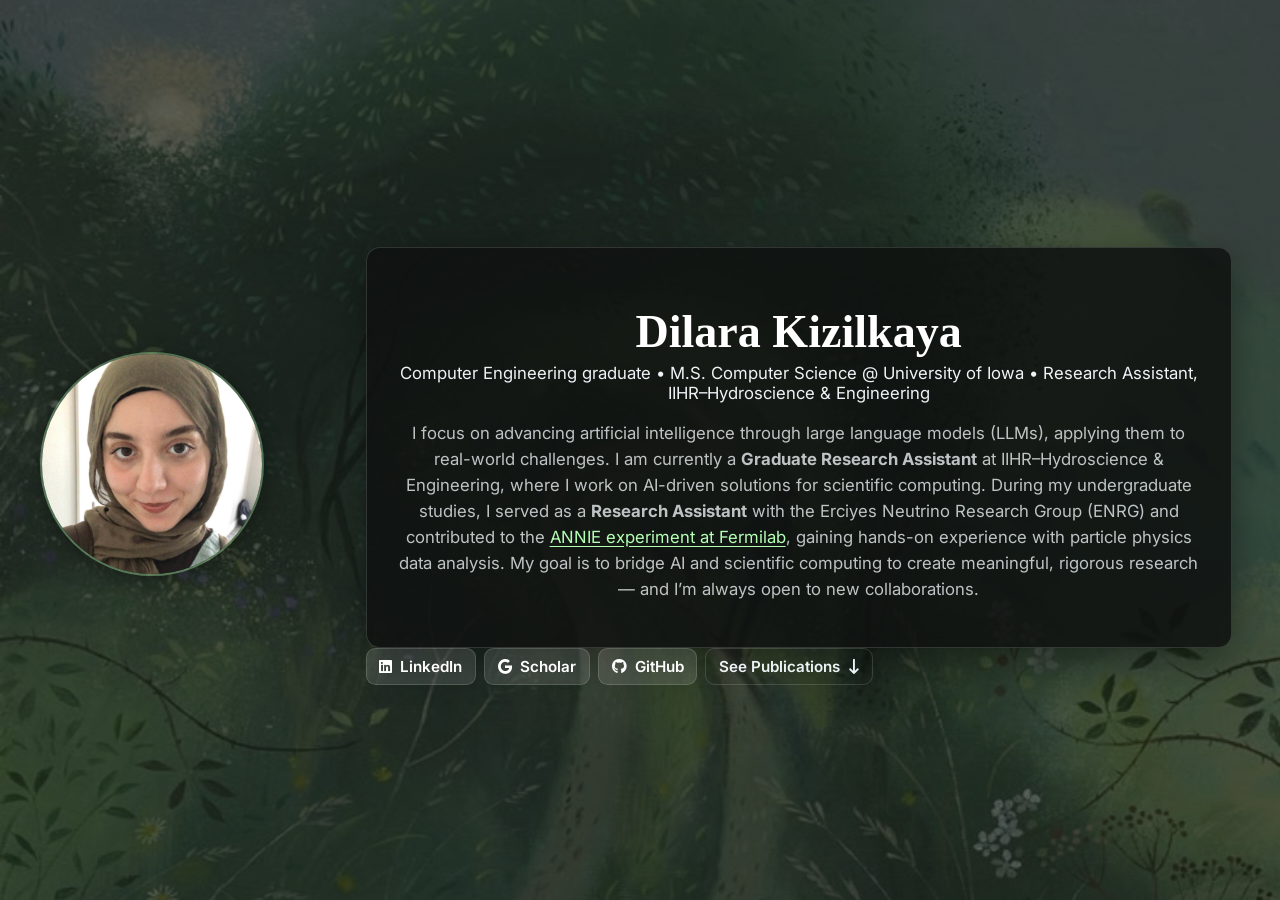
<file: index.html>
<!DOCTYPE html>
<html lang="en">
<head>
  <meta charset="UTF-8" />
  <title>Dilara Kizilkaya — Portfolio</title>
  <meta name="viewport" content="width=device-width, initial-scale=1" />
  <link href="https://fonts.googleapis.com/css2?family=Inter:wght@300;400;700;900&display=swap" rel="stylesheet">
  <link href="https://cdnjs.cloudflare.com/ajax/libs/font-awesome/6.5.0/css/all.min.css" rel="stylesheet">
  <link rel="stylesheet" href="style.css" />
</head>
<body>

  <div class="snap-y">

    <!-- HERO -->
    <header id="home" class="section hero">
      <div class="hero-overlay"></div>

      <div class="hero-inner container-max two-col">
        <div class="hero-col-left">
          <img src="images/profile.jpg" alt="Portrait of Dilara Kizilkaya"
               class="portrait-oval" width="220" height="220"/>
        </div>

        <div class="hero-col-right">
          <div class="hero-panel">
            <h1 class="hero-title">Dilara Kizilkaya</h1>
            <p class="hero-sub">
              Computer Engineering graduate • M.S. Computer Science @ University of Iowa • Research Assistant, IIHR–Hydroscience &amp; Engineering
            </p>
            <p class="hero-blurb">
              I focus on advancing artificial intelligence through large language models (LLMs), applying them to real-world challenges. I am currently a <strong>Graduate Research Assistant</strong> at IIHR–Hydroscience &amp; Engineering, where I work on AI-driven solutions for scientific computing. During my undergraduate studies, I served as a <strong>Research Assistant</strong> with the Erciyes Neutrino Research Group (ENRG) and contributed to the <a href="https://annie.fnal.gov/" target="_blank" rel="noopener">ANNIE experiment at Fermilab</a>, gaining hands-on experience with particle physics data analysis. My goal is to bridge AI and scientific computing to create meaningful, rigorous research — and I’m always open to new collaborations.
            </p>
          </div>

          <div class="hero-actions inline">
            <a class="btn btn-light" href="https://www.linkedin.com/in/dilarakizilkaya/" target="_blank" rel="noopener">
              <i class="fa-brands fa-linkedin"></i> LinkedIn
            </a>
            <a class="btn btn-light" href="https://scholar.google.com/citations?user=hHU0mOAAAAAJ&hl=en&oi=ao" target="_blank" rel="noopener">
              <i class="fa-brands fa-google"></i> Scholar
            </a>
            <a class="btn btn-light" href="https://github.com/vyperid" target="_blank" rel="noopener">
              <i class="fa-brands fa-github"></i> GitHub
            </a>
            <a class="btn btn-outline" href="#publications">
              See Publications <i class="fa-solid fa-arrow-down-long ms-1"></i>
            </a>
          </div>
        </div>
      </div>

    </header>

    <!-- PUBLICATIONS -->
    <section id="publications" class="section">
      <div class="container reveal">
        <h2 class="section-title">Publications</h2>
        <p class="section-sub">Preprints and artifacts linked where available.</p>

        <div class="pub-grid">
          <div class="card white">
            <div class="pub-content">
              <h3 class="pub-title"><a href="https://arxiv.org/abs/2406.09191" target="_blank" rel="noopener">Comprehensive Machine Learning Model Comparison for Cherenkov and Scintillation Light Separation due to Particle Interactions</a></h3>
              <p class="pub-authors">E. Tiras, M. Tas, <strong>D. Kizilkaya</strong>, M. A. Yagiz, M. Kandemir</p>
              <p class="pub-venue"><em>arXiv preprint</em> <a href="https://arxiv.org/abs/2406.09191" target="_blank" rel="noopener">arXiv:2406.09191</a>, 2024</p>
            </div>
          </div>

          <div class="card white">
            <div class="pub-content">
              <h3 class="pub-title"><a href="https://www.cambridge.org/core/journals/environmental-data-science/article/toward-hydrollm-a-benchmark-dataset-for-hydrologyspecific-knowledge-assessment-for-large-language-models/585BFB32C8F14A7C8E8D93F1E0E08020" target="_blank" rel="noopener">Toward HydroLLM: a benchmark dataset for hydrology-specific knowledge assessment for large language models</a></h3>
              <p class="pub-authors"><strong>D. Kizilkaya</strong>, R. Sajja, Y. Sermet, I. Demir</p>
              <p class="pub-venue"><em>Environmental Data Science</em>, 4, e31, 2025</p>
            </div>
          </div>

          <div class="card white">
            <div class="pub-content">
              <h3 class="pub-title"><a href="https://iwaponline.com/jh/article/doi/10.2166/hydro.2025.100/109500/Towards-HydroLLM-approaches-for-building-a-domain" target="_blank" rel="noopener">Towards HydroLLM: approaches for building a domain‑specific language model for hydrology</a></h3>
              <p class="pub-authors"><strong>D. Kizilkaya</strong>, Y. Sermet, I. Demir</p>
              <p class="pub-venue"><em>Journal of Hydroinformatics</em>, 2025 — <a href="https://iwaponline.com/jh/article/doi/10.2166/hydro.2025.100/109500/Towards-HydroLLM-approaches-for-building-a-domain" target="_blank" rel="noopener">DOI: 10.2166/hydro.2025.100</a></p>
            </div>
          </div>

          <div class="card white">
            <div class="pub-content">
              <h3 class="pub-title">Floodplain Management in Practice: Interview-Based Insights into Tool Gaps and Digital Needs</h3>
              <p class="pub-authors"><strong>D. Kizilkaya</strong>, Y. Sermet, I. Demir</p>
              <p class="pub-venue"><em>In progress</em></p>
            </div>
          </div>
        </div>
      </div>
    </section>

    <!-- CONFERENCES -->
    <section id="conferences" class="section">
      <div class="container reveal">
        <h2 class="section-title">Conferences</h2>
        <p class="section-sub">Conference presentations and academic talks.</p>

        <div class="conf-grid">
          <div class="card white">
            <div class="conf-content">
              <h3 class="conf-title">Neutrino 2024</h3>
              <p class="conf-location">Milano, Italy</p>
              <p class="conf-date">June 2024</p>
              <div class="conf-details">
                <p>Presented "Comprehensive Machine Learning Model Comparison for Cherenkov and Scintillation Light Separation due to Particle Interactions" <a href="https://arxiv.org/abs/2406.09191" target="_blank" rel="noopener">arXiv:2406.09191</a></p>
              </div>
            </div>
          </div>

          <div class="card white">
            <div class="conf-content">
              <h3 class="conf-title">10th Istanbul High Energy Physics Workshop</h3>
              <p class="conf-location">Istanbul, Turkey</p>
              <p class="conf-date">May 2024</p>
            </div>
          </div>
        </div>
      </div>
    </section>

    <!-- PROJECTS -->
    <main id="projects" class="section">
      <div class="container reveal">
        <h2 class="section-title">Projects</h2>
        <p class="section-sub">Selected work across AI, hydrology, and quantum/particle physics.</p>

        <div class="projects-grid">
          <article class="card">
            <div class="card-body">
              <h3><a href="https://github.com/uihilab/HydroLLM-Benchmark" target="_blank" rel="noopener">HydroLLM-Benchmark</a></h3>
              <div class="tags"><span>Python</span><span>Large Language Models</span></div>
              <p class="project-date">April 2025</p>
            </div>
          </article>

          <article class="card">
            <div class="card-body">
              <h3><a href="https://github.com/vyperid/Disaster-Tweet-Classification-with-LLMs" target="_blank" rel="noopener">Disaster Tweet Classification with Large Language Models</a></h3>
              <div class="tags"><span>Python</span><span>Large Language Models</span></div>
              <p class="project-date">May 2025</p>
            </div>
          </article>

          <article class="card">
            <div class="card-body">
              <h3><a href="https://github.com/vyperid/Qdrant-vs-ChromaDB" target="_blank" rel="noopener">Comparative Evaluation of Qdrant, ChromaDB and Llama3 for Text Retrieval</a></h3>
              <div class="tags"><span>Python</span><span>Large Language Models</span><span>Embedding Models</span></div>
              <p class="project-date">July 2024</p>
            </div>
          </article>

          <article class="card">
            <div class="card-body">
              <h3><a href="https://github.com/vyperid/Phi2-Model-Analysis" target="_blank" rel="noopener">Phi2 Model Analysis</a></h3>
              <div class="tags"><span>Python</span><span>Large Language Models</span></div>
              <p class="project-date">January 2024</p>
            </div>
          </article>

          <article class="card">
            <div class="card-body">
              <h3><a href="https://github.com/vyperid/Spotify-Music-Analysis-Using-ML-Techniques-" target="_blank" rel="noopener">Spotify Music Data Analysis Using ML Techniques</a></h3>
              <div class="tags"><span>Machine Learning</span><span>Python</span><span>Data Analysis</span></div>
              <p class="project-date">January 2023</p>
            </div>
          </article>

          <article class="card">
            <div class="card-body">
              <h3><a href="https://github.com/vyperid/Python-Music-Recommender" target="_blank" rel="noopener">Music Recommender</a></h3>
              <div class="tags"><span>Python</span></div>
              <p class="project-date">August 2023</p>
            </div>
          </article>

          <article class="card">
            <div class="card-body">
              <h3><a href="https://github.com/vyperid/Forensics-Investigation-From-Fingerprint-Microbes-Using-ML-Techniques" target="_blank" rel="noopener">Forensics Investigation From Fingerprint Microbes Using ML</a></h3>
              <div class="tags"><span>Python</span><span>Machine Learning</span></div>
              <p class="project-date">January 2023</p>
            </div>
          </article>

          <article class="card">
            <div class="card-body">
              <h3><a href="https://github.com/vyperid/Diagnosis-of-Cancer-Using-Blood-Microbiome-Data" target="_blank" rel="noopener">Diagnosis of Cancer Using Blood Microbiome Data</a></h3>
              <div class="tags"><span>Python</span><span>Machine Learning</span></div>
              <p class="project-date">June 2023</p>
            </div>
          </article>

          <article class="card">
            <div class="card-body">
              <h3><a href="https://github.com/vyperid/Solar-System-Simulation" target="_blank" rel="noopener">Solar System Simulation</a></h3>
              <div class="tags"><span>C#</span><span>Unity</span></div>
              <p class="project-date">December 2022</p>
            </div>
          </article>
        </div>
      </div>
    </main>

    <!-- CONTACT -->
    <section id="contact" class="section">
      <div class="container reveal center">
        <h2 class="section-title">Contact</h2>
        <p class="section-sub">Open to collaborations in AI, ML, and scientific computing.</p>
        <a class="btn btn-light big" href="mailto:dilara-kizilkaya@uiowa.edu">
          <i class="fa-solid fa-envelope me-2"></i> Email Me
        </a>
      </div>
    </section>

    <footer class="footer">
      <p>&copy; 2025 Dilara Kizilkaya</p>
    </footer>
  </div>

  <script>
    // Force scroll to top immediately
    window.scrollTo(0, 0);
    document.documentElement.scrollTop = 0;
    document.body.scrollTop = 0;
  </script>
  <script src="main.js"></script>
</body>
</html>
</file>
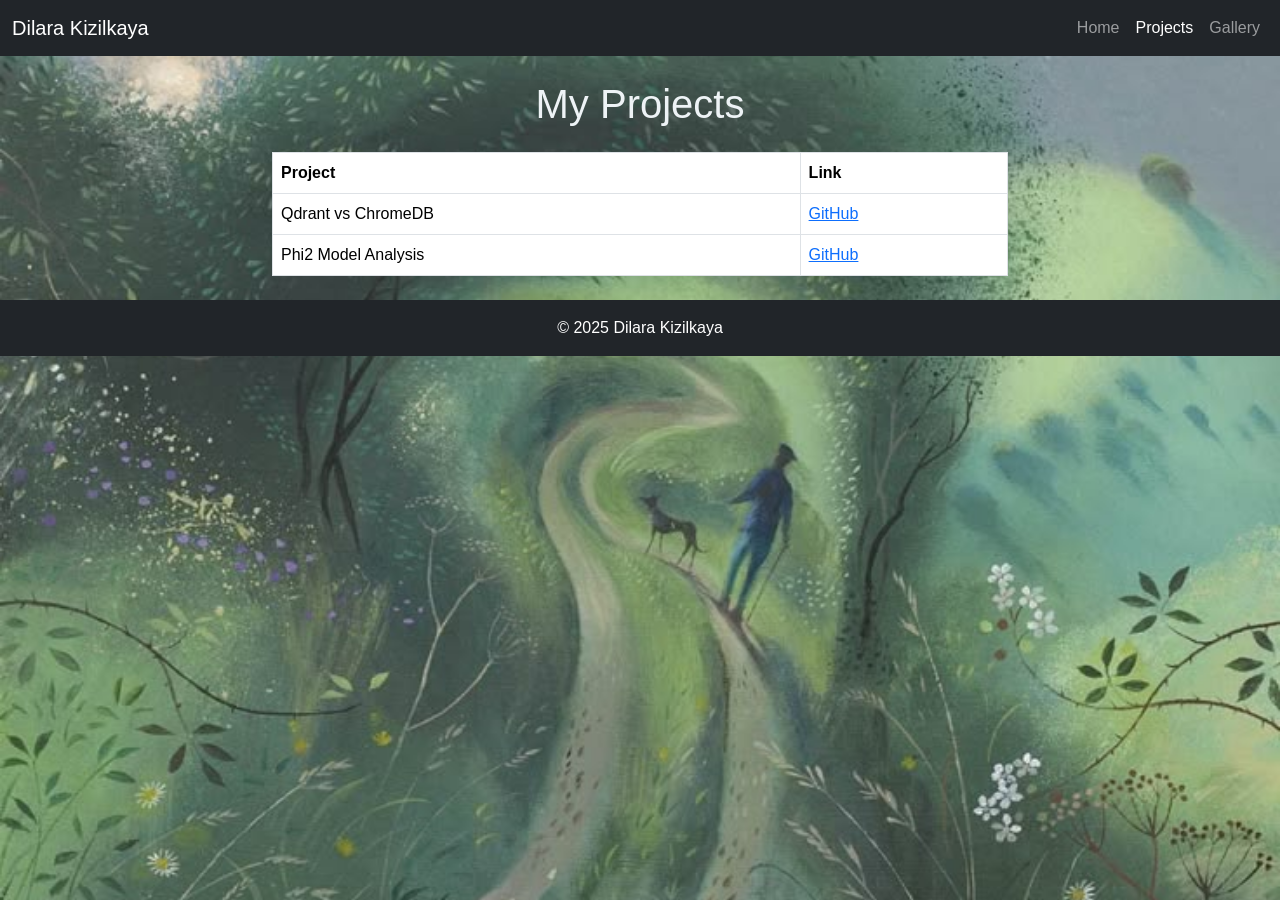
<file: projects.html>
<!DOCTYPE html>
<html lang="en">
<head>
  <meta charset="UTF-8">
  <title>Dilara Kizilkaya - Projects</title>
  <link href="https://fonts.googleapis.com/css2?family=Moon+Dance&display=swap" rel="stylesheet">
  <link href="https://cdn.jsdelivr.net/npm/bootstrap@5.3.0/dist/css/bootstrap.min.css" rel="stylesheet">
  <link rel="stylesheet" href="style.css">
</head>
<body>
  <nav class="navbar navbar-expand-lg navbar-dark bg-dark">
    <div class="container-fluid">
      <a class="navbar-brand" href="index.html">Dilara Kizilkaya</a>
      <button class="navbar-toggler" type="button" data-bs-toggle="collapse" 
              data-bs-target="#navbarNav" aria-controls="navbarNav" 
              aria-expanded="false" aria-label="Toggle navigation">
        <span class="navbar-toggler-icon"></span>
      </button>
      <div class="collapse navbar-collapse" id="navbarNav">
        <ul class="navbar-nav ms-auto">
          <li class="nav-item">
            <a class="nav-link" href="index.html">Home</a>
          </li>
          <li class="nav-item">
            <a class="nav-link active" aria-current="page" href="projects.html">Projects</a>
          </li>
          <li class="nav-item">
            <a class="nav-link" href="gallery.html">Gallery</a>
          </li>
        </ul>
      </div>
    </div>
  </nav>

  <main class="container my-4">
    <h1 class="text-center mb-4">My Projects</h1>
    <div class="row justify-content-center">
      <div class="col-12 col-md-8">
        <div class="table-responsive">
          <table class="table table-bordered table-hover bg-white mb-0">
            <thead>
              <tr>
                <th>Project</th>
                <th>Link</th>
              </tr>
            </thead>
            <tbody>
              <tr>
                <td>Qdrant vs ChromeDB</td>
                <td>
                  <a href="https://github.com/vyperid/Qdrant-vs-ChromaDB" target="_blank">GitHub</a>
                </td>
              </tr>
              <tr>
                <td>Phi2 Model Analysis</td>
                <td>
                  <a href="https://github.com/vyperid/Phi2-Model-Analysis" target="_blank">GitHub</a>
                </td>
              </tr>
            </tbody>
          </table>
        </div>
      </div>
    </div>
  </main>

  <footer class="bg-dark text-center py-3">
    <p class="mb-0 text-white">&copy; 2025 Dilara Kizilkaya</p>
  </footer>

  <script src="https://cdn.jsdelivr.net/npm/bootstrap@5.3.0/dist/js/bootstrap.bundle.min.js"></script>
</body>
</html>
</file>
<file: style.css>
:root {
  --bg-img: url('images/banner.jpg');
  --ink: #eef3f6;
  --ink-muted: rgba(238,243,246,.78);
  --panel: rgba(24, 36, 24, .70);
  --panel-strong: rgba(15, 17, 16, .85);
  --band: rgba(0,0,0,.25);
  --border: rgba(255,255,255,.14);
  --accent: #b5ffb5;
}

html, body { height: 100%; margin: 0; font-family: Inter, sans-serif; color: var(--ink); background: var(--bg-img) center/cover fixed no-repeat #0c0f0e; scroll-behavior: smooth; }
html { scroll-padding-top: 0; }
.snap-y { height: 100%; overflow-y: auto; scroll-snap-type: y mandatory; scroll-behavior: smooth; }
.section { min-height: 100vh; position: relative; display: grid; place-items: center; scroll-snap-align: start; scroll-snap-stop: always; }

.hero { background: linear-gradient(to bottom, rgba(10,18,10,.65), rgba(10,18,10,.65)), var(--bg-img); background-size: cover; background-position: center 40%; padding: 1rem 0; display: flex; align-items: center; justify-content: center; }
.hero-inner.two-col { display: grid; grid-template-columns: 300px minmax(600px, 1fr); gap: 1.6rem; align-items: center; justify-content: center; width: min(1200px, 95vw); }

.portrait-oval { width: 280px; height: 280px; border-radius: 50%; object-fit: cover; border: 2px solid rgba(181,255,181,.35); box-shadow: 0 10px 28px rgba(0,0,0,.45); }

.hero-panel { background: var(--panel-strong); border: 1px solid var(--border); border-radius: 14px; padding: 2rem 2.2rem; max-width: 900px; box-shadow: 0 12px 40px rgba(0,0,0,.4); text-align: center; }

.hero-title { font-family: "Playfair Display", serif; font-size: clamp(2.5rem, 4.2vw, 3.9rem); line-height: 1.1; margin-bottom: 0.4rem; color: #fff; }
.hero-sub { margin-top: 0.2rem; margin-bottom: 0.5rem; font-size: 1.1rem; }
.hero-blurb { font-size: 1.1rem; line-height: 1.6; color: var(--ink-muted); }
.hero-blurb a { color: var(--accent); text-decoration: underline; text-underline-offset: 3px; }
.hero-blurb a:hover { color: #eaffea; }

.hero-actions.inline { display: flex; flex-wrap: wrap; gap: .5rem; }
.btn { display: inline-flex; align-items: center; gap: .5rem; padding: .5rem .8rem; border-radius: .6rem; border: 1px solid var(--border); font-size: 0.95rem; font-weight: 600; text-decoration: none; transition: transform .2s ease, background .2s ease; }
.btn:hover { transform: translateY(-1px); }
.btn-light { background: rgba(255,255,255,.12); color: #fff; }
.btn-light:hover { background: rgba(255,255,255,.22); }
.btn-outline { color: var(--ink); }
.btn-outline:hover { background: rgba(255,255,255,.12); }


.section:not(.hero)::before { content: ""; position: absolute; inset: 0; background: linear-gradient(to bottom, rgba(10,18,10,.65), rgba(10,18,10,.65)); }
.section > * { position: relative; z-index: 1; }

.section-title { font-family: "Playfair Display", serif; font-size: clamp(1.5rem, 1.8vw, 2rem); font-weight: 900; color: #fff; margin: 0 0 .3rem; }
.section-sub { font-size: 1.1rem; color: var(--ink-muted); margin-bottom: 1rem; line-height: 1.6; }

/* Grid + cards */
.grid { display: grid; grid-template-columns: repeat(12, 1fr); gap: .9rem; }
.card { grid-column: span 12; background: var(--panel); border: 1px solid var(--border); border-radius: 12px; box-shadow: 0 8px 28px rgba(0,0,0,.35); overflow: hidden; transition: transform .25s ease, box-shadow .25s ease; }
.card:hover { transform: translateY(-4px); box-shadow: 0 16px 40px rgba(0,0,0,.45); }
@media (min-width: 700px){ .card{ grid-column: span 6; } }
@media (min-width: 1100px){ .card{ grid-column: span 4; } }

/* Projects grid */
.projects-grid { 
  display: grid; 
  grid-template-columns: 1fr; 
  gap: 1rem; 
  max-height: 60vh; 
  overflow-y: auto; 
  padding: 1rem;
  border: 1px solid var(--border);
  border-radius: 12px;
  background: var(--panel);
}
@media (min-width: 700px) { .projects-grid { grid-template-columns: repeat(2, 1fr); } }
@media (min-width: 1100px) { .projects-grid { grid-template-columns: repeat(3, 1fr); } }

/* Custom scrollbar for projects */
.projects-grid::-webkit-scrollbar {
  width: 8px;
}
.projects-grid::-webkit-scrollbar-track {
  background: rgba(255,255,255,0.1);
  border-radius: 4px;
}
.projects-grid::-webkit-scrollbar-thumb {
  background: var(--accent);
  border-radius: 4px;
}
.projects-grid::-webkit-scrollbar-thumb:hover {
  background: #eaffea;
}

.project-date { font-size: 0.9rem; color: var(--ink-muted); margin: 0.5rem 0 0; font-style: italic; }
.card-body h3 a { color: #fff; text-decoration: underline; text-underline-offset: 3px; }
.card-body h3 a:hover { color: var(--accent); }

.cover { aspect-ratio: 16/9; background-image: var(--img); background-size: cover; }
.card-body { padding: .85rem .9rem 1rem; }
.card-body h3 { margin: .3rem 0 .4rem; font-size: 1.05rem; }
.card-body p { margin: 0 0 .5rem; font-size: .975rem; color: var(--ink-muted); }
.tags { display: flex; gap: .35rem; flex-wrap: wrap; margin-bottom: .65rem; }
.tags span { padding: .2rem .45rem; border-radius: .5rem; background: rgba(255,255,255,.12); border: 1px solid var(--border); font-size: .8rem; }
.actions { display: flex; gap: .4rem; flex-wrap: wrap; }

.white { background: var(--panel); }

/* Publications grid */
.pub-grid { display: grid; grid-template-columns: 1fr; gap: 1.2rem; }
@media (min-width: 700px) { .pub-grid { grid-template-columns: repeat(2, 1fr); } }

.pub-content { padding: 0.8rem 1rem; }
.pub-title { font-family: "Playfair Display", serif; font-size: 1.1rem; font-weight: 700; color: #fff; margin: 0.4rem 0 0.6rem; line-height: 1.6; }
.pub-title a { color: #fff; text-decoration: underline; text-underline-offset: 3px; }
.pub-title a:hover { color: var(--accent); }
.pub-authors { font-size: 1.1rem; color: var(--ink-muted); margin: 0 0 0.4rem; line-height: 1.6; }
.pub-venue { font-size: 1.1rem; color: var(--ink-muted); margin: 0; line-height: 1.6; }
.pub-venue a { color: var(--accent); text-decoration: underline; }
.pub-venue a:hover { color: #eaffea; }

/* Conferences grid */
.conf-grid { display: grid; grid-template-columns: 1fr; gap: 1.2rem; }
@media (min-width: 700px) { .conf-grid { grid-template-columns: repeat(2, 1fr); } }

.conf-content { padding: 1.2rem; }
.conf-title { font-family: "Playfair Display", serif; font-size: 1.1rem; font-weight: 700; color: #fff; margin: 0 0 0.6rem; line-height: 1.6; }
.conf-location { font-size: 1.1rem; color: var(--ink-muted); margin: 0 0 0.4rem; line-height: 1.6; }
.conf-date { font-size: 1.1rem; color: var(--ink-muted); margin: 0 0 0.6rem; line-height: 1.6; font-weight: 600; }
.conf-details { margin-top: 0.8rem; }
.conf-details p { font-size: 1.1rem; color: var(--ink-muted); margin: 0; line-height: 1.6; }
.conf-details a { color: var(--accent); text-decoration: underline; }
.conf-details a:hover { color: #eaffea; }

.footer { min-height: 20vh; display: grid; place-items: center; background: rgba(0,0,0,.55); border-top: 1px solid var(--border); }
.footer p { color: var(--ink-muted); margin: 0; }

.reveal { opacity: 0; transform: translateY(20px); transition: opacity .6s ease, transform .6s ease; }
.reveal.visible { opacity: 1; transform: none; }

@media (max-width: 980px) {
  .hero-inner.two-col { grid-template-columns: 1fr; text-align: center; gap: 1rem; }
  .hero-col-right { justify-items: center; }
  .hero-actions.inline { justify-content: center; }
  .portrait-oval { width: 200px; height: 200px; }
}

/* === HERO COMPACT OVERRIDE === */

/* Make the portrait bigger but keep it circular */
.portrait-oval {
  width: 220px;
  height: 220px;
  border-radius: 50%;
  object-fit: cover;
  border: 2px solid rgba(181,255,181,.35);
  box-shadow: 0 6px 20px rgba(0,0,0,.35);
}

/* Make the panel bigger */
.hero-panel {
  max-width: 800px;
  padding: 1.8rem 2rem;
  text-align: center;
}

/* Larger text sizes inside the panel */
.hero-title {
  font-size: clamp(2.2rem, 3.6vw, 3.4rem);
  margin-bottom: 0.3rem;
}

.hero-sub {
  font-size: 1.05rem;
  margin-bottom: 0.35rem;
}

.hero-blurb {
  font-size: 1.05rem;
  line-height: 1.55;
}
</file>
